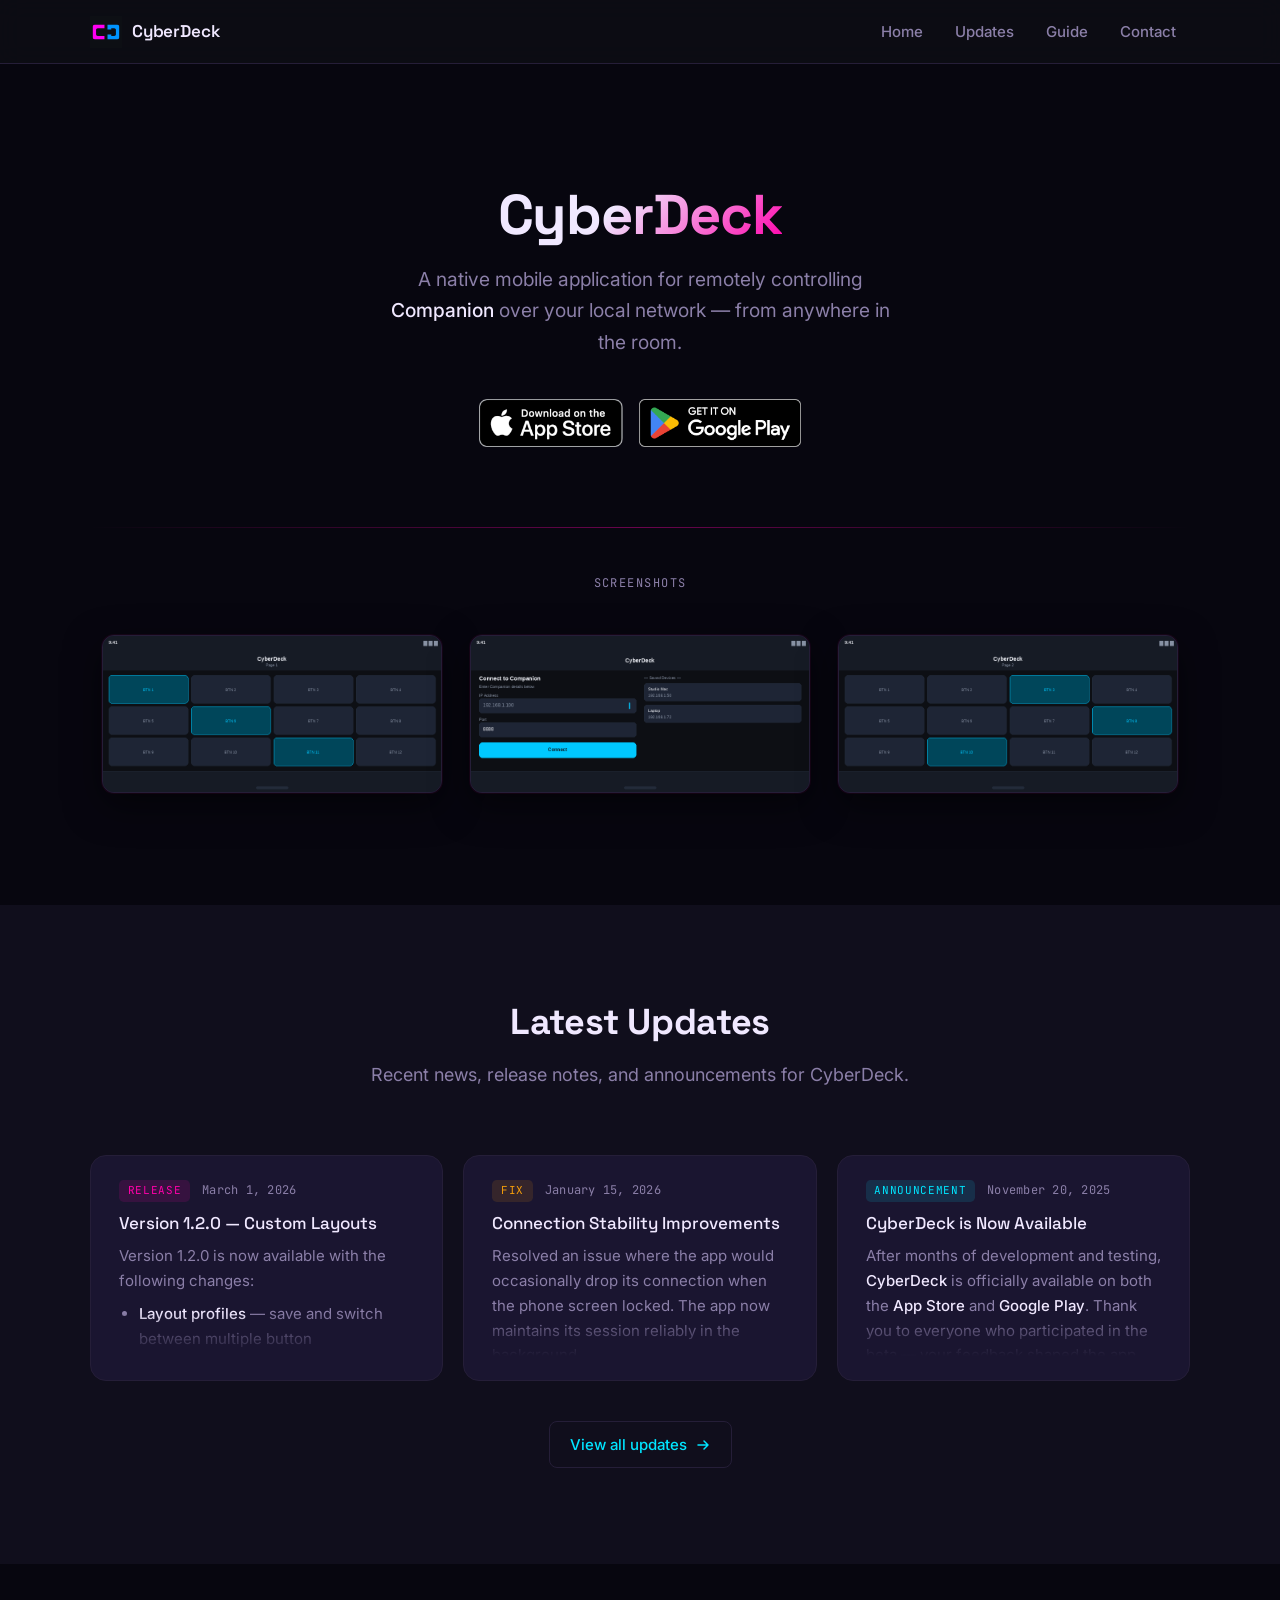
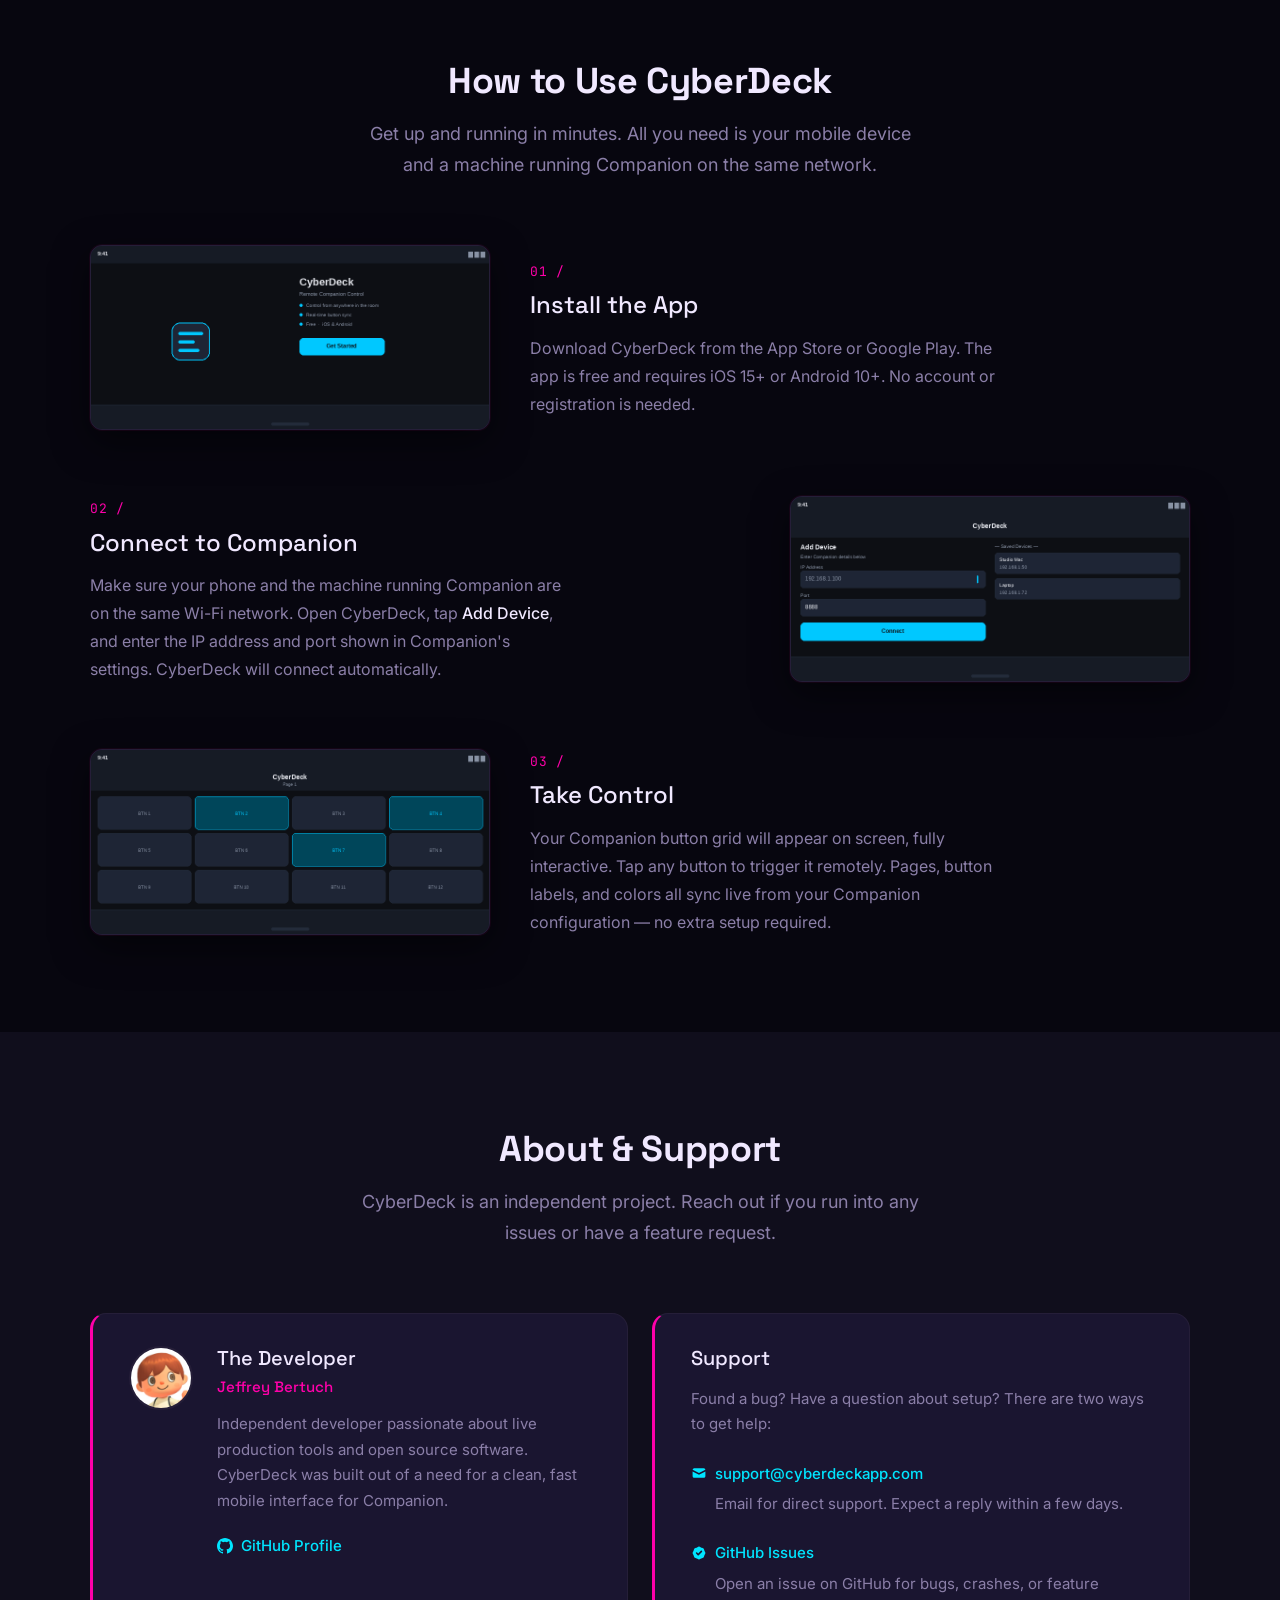
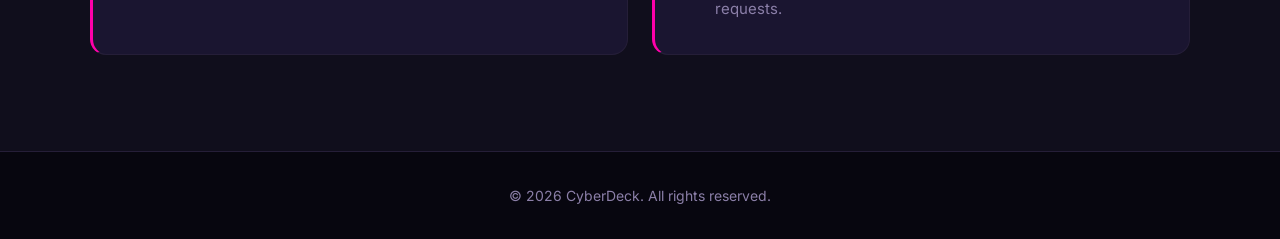
<file: index.html>
<!DOCTYPE html>
<html lang="en">
<head>
  <meta charset="UTF-8" />
  <meta name="viewport" content="width=device-width, initial-scale=1.0" />

  <!-- Primary meta -->
  <title>CyberDeck — Remote Companion Control</title>
  <meta name="description" content="CyberDeck is a free native mobile app for iOS and Android that lets you remotely control Companion over your local network — from anywhere in the room." />
  <link rel="canonical" href="https://cyberdeckapp.com/" />
  <meta name="theme-color" content="#ff00aa" />
  <link rel="icon" type="image/svg+xml" href="assets/favicon.svg" />
  <link rel="apple-touch-icon" href="assets/apple-touch-icon.png" />

  <!-- Open Graph — controls appearance when shared on social media, iMessage, Discord, etc. -->
  <meta property="og:type"        content="website" />
  <meta property="og:url"         content="https://cyberdeckapp.com/" />
  <meta property="og:title"       content="CyberDeck — Remote Companion Control" />
  <meta property="og:description" content="A free native mobile app for iOS and Android that lets you remotely control Companion over your local network." />
  <meta property="og:image"       content="https://cyberdeckapp.com/assets/og-image.png" />
  <meta property="og:image:width"  content="1200" />
  <meta property="og:image:height" content="630" />
  <meta property="og:site_name"   content="CyberDeck" />

  <!-- Twitter / X Card -->
  <meta name="twitter:card"        content="summary_large_image" />
  <meta name="twitter:title"       content="CyberDeck — Remote Companion Control" />
  <meta name="twitter:description" content="A free native mobile app for iOS and Android that lets you remotely control Companion over your local network." />
  <meta name="twitter:image"       content="https://cyberdeckapp.com/assets/og-image.png" />

  <!-- JSON-LD Structured Data -->
  <script type="application/ld+json">
  {
    "@context": "https://schema.org",
    "@type": "SoftwareApplication",
    "name": "CyberDeck",
    "description": "A native mobile application for remotely controlling Companion over a local network.",
    "applicationCategory": "UtilitiesApplication",
    "operatingSystem": ["iOS", "Android"],
    "offers": {
      "@type": "Offer",
      "price": "0",
      "priceCurrency": "USD"
    },
    "url": "https://cyberdeckapp.com/",
    "publisher": {
      "@type": "Person",
      "name": "Jeffrey Bertuch"
    }
  }
  </script>

  <!-- Google Fonts -->
  <link rel="preconnect" href="https://fonts.googleapis.com" />
  <link rel="preconnect" href="https://fonts.gstatic.com" crossorigin />
  <link href="https://fonts.googleapis.com/css2?family=Space+Grotesk:wght@400;500;700&family=Inter:wght@400;500&family=JetBrains+Mono:wght@400&display=swap" rel="stylesheet" />

  <link rel="stylesheet" href="style.css" />
</head>
<body>
  <a href="#main-content" class="skip-link">Skip to main content</a>

  <!-- ═══════════════════════════════════════════
       NAVIGATION
  ════════════════════════════════════════════ -->
  <header id="site-header">
    <div class="nav-inner container">
      <a href="#home" class="nav-logo" aria-label="CyberDeck home">
        <div class="nav-logo-icon" aria-hidden="true">
          <img src="assets/icon.svg" alt="CyberDeck icon" width="32" height="32" />
        </div>
        <span class="nav-logo-text">CyberDeck</span>
      </a>

      <nav aria-label="Main navigation">
        <ul class="nav-links" role="list">
          <li><a href="#home" class="nav-link">Home</a></li>
          <li><a href="#updates" class="nav-link">Updates</a></li>
          <li><a href="#guide" class="nav-link">Guide</a></li>
          <li><a href="#contact" class="nav-link">Contact</a></li>
        </ul>
      </nav>
    </div>
  </header>

  <main id="main-content">

    <!-- ═══════════════════════════════════════════
         SECTION 1 — HOME / HERO
    ════════════════════════════════════════════ -->
    <section id="home" class="section section-dark">
      <div class="container">

        <!-- Hero -->
        <div class="hero">
          <h1 class="hero-title">CyberDeck</h1>

          <p class="hero-sub">
            A native mobile application for remotely controlling
            <strong>Companion</strong> over your local network — from
            anywhere in the room.
          </p>

          <div class="hero-badges">
            <a href="#" class="badge badge--image" aria-label="Download on the App Store">
              <img src="assets/badge-appstore.png" alt="Download on the App Store" width="270" height="80" />
            </a>
            <a href="#" class="badge badge--image" aria-label="Get it on Google Play">
              <img src="assets/badge-googleplay.png" alt="Get it on Google Play" width="270" height="80" />
            </a>
          </div>
        </div>

        <!-- Screenshot divider -->
        <div class="section-divider" aria-hidden="true"></div>

        <!-- Screenshots -->
        <div class="screenshots-label" aria-hidden="true">
          <span>Screenshots</span>
        </div>

        <div class="screenshots-row" role="list" aria-label="App screenshots">
          <div class="phone-frame" role="listitem">
            <img src="assets/screenshot-1.png" alt="CyberDeck home screen showing button grid" width="844" height="390" />
          </div>
          <div class="phone-frame" role="listitem">
            <img src="assets/screenshot-2.png" alt="CyberDeck connection screen" width="844" height="390" />
          </div>
          <div class="phone-frame" role="listitem">
            <img src="assets/screenshot-3.png" alt="CyberDeck controls screen" width="844" height="390" />
          </div>
        </div>

      </div>
    </section>

    <!-- ═══════════════════════════════════════════
         SECTION 2 — UPDATES / LATEST NEWS
    ════════════════════════════════════════════ -->
    <section id="updates" class="section section-surface">
      <div class="container">

        <div class="section-header">
          <h2>Latest Updates</h2>
          <p class="section-sub">
            Recent news, release notes, and announcements for CyberDeck.
          </p>
        </div>

        <!-- Cards injected here by the render script below -->
        <div class="updates-grid" id="updates-grid">
          <noscript>
            <p style="color: var(--color-text-muted); text-align: center;">
              JavaScript is required to display updates. Please enable it in your browser.
            </p>
          </noscript>
        </div>

        <div class="updates-more">
          <a href="updates.html" class="updates-all-link">
            View all updates
            <svg class="updates-arrow" viewBox="0 0 16 16" fill="none" xmlns="http://www.w3.org/2000/svg" aria-hidden="true">
              <path d="M3 8h10M9 4l4 4-4 4" stroke="currentColor" stroke-width="1.5" stroke-linecap="round" stroke-linejoin="round"/>
            </svg>
          </a>
        </div>

      </div>
    </section>

    <!-- ═══════════════════════════════════════════
         SECTION 3 — GUIDE / HOW TO USE
    ════════════════════════════════════════════ -->
    <section id="guide" class="section section-dark">
      <div class="container">

        <div class="section-header">
          <h2>How to Use CyberDeck</h2>
          <p class="section-sub">
            Get up and running in minutes. All you need is your mobile
            device and a machine running Companion on the same network.
          </p>
        </div>

        <!-- Step 1 -->
        <div class="guide-step">
          <div class="phone-frame guide-frame">
            <img src="assets/screenshot-install.png" alt="App Store install screen for CyberDeck" width="844" height="390" />
          </div>

          <div class="guide-text">
            <span class="step-label mono-label">01 /</span>
            <h3>Install the App</h3>
            <p>
              Download CyberDeck from the App Store or Google Play. The app
              is free and requires iOS 15+ or Android 10+. No account or
              registration is needed.
            </p>
          </div>
        </div>

        <!-- Step 2 -->
        <div class="guide-step guide-step--reverse">
          <div class="phone-frame guide-frame">
            <img src="assets/screenshot-connect.png" alt="CyberDeck connection settings screen" width="844" height="390" />
          </div>

          <div class="guide-text">
            <span class="step-label mono-label">02 /</span>
            <h3>Connect to Companion</h3>
            <p>
              Make sure your phone and the machine running Companion are on
              the same Wi-Fi network. Open CyberDeck, tap <strong>Add
              Device</strong>, and enter the IP address and port shown in
              Companion's settings. CyberDeck will connect automatically.
            </p>
          </div>
        </div>

        <!-- Step 3 -->
        <div class="guide-step">
          <div class="phone-frame guide-frame">
            <img src="assets/screenshot-control.png" alt="CyberDeck button grid control screen" width="844" height="390" />
          </div>

          <div class="guide-text">
            <span class="step-label mono-label">03 /</span>
            <h3>Take Control</h3>
            <p>
              Your Companion button grid will appear on screen, fully
              interactive. Tap any button to trigger it remotely. Pages,
              button labels, and colors all sync live from your Companion
              configuration — no extra setup required.
            </p>
          </div>
        </div>

      </div>
    </section>

    <!-- ═══════════════════════════════════════════
         SECTION 4 — CONTACT / DEVELOPER INFO
    ════════════════════════════════════════════ -->
    <section id="contact" class="section section-surface">
      <div class="container">

        <div class="section-header">
          <h2>About &amp; Support</h2>
          <p class="section-sub">
            CyberDeck is an independent project. Reach out if you run into
            any issues or have a feature request.
          </p>
        </div>

        <div class="contact-grid">

          <!-- Developer card -->
          <div class="contact-card contact-card--developer">
            <div class="developer-avatar">
              <img src="assets/avatar.png" alt="Developer photo" width="128" height="128" />
            </div>

            <div class="developer-info">
              <h3>The Developer</h3>
              <!-- Replace "Your Name" and bio text with actual content -->
              <p class="developer-name">Jeffrey Bertuch</p>
              <p>
                Independent developer passionate about live production tools
                and open source software. CyberDeck was built out of a need
                for a clean, fast mobile interface for Companion.
              </p>
              <div class="developer-links">
                <a href="https://github.com/pacoo2454" class="contact-link" target="_blank" rel="noopener noreferrer">
                  <!-- GitHub icon -->
                  <svg class="link-icon" viewBox="0 0 20 20" fill="currentColor" aria-hidden="true">
                    <path fill-rule="evenodd" d="M10 0C4.477 0 0 4.477 0 10c0 4.418 2.865 8.166 6.839 9.489.5.092.682-.217.682-.483 0-.237-.009-.868-.013-1.703-2.782.604-3.369-1.34-3.369-1.34-.454-1.157-1.11-1.465-1.11-1.465-.908-.62.069-.608.069-.608 1.003.07 1.531 1.03 1.531 1.03.892 1.529 2.341 1.087 2.91.831.092-.646.35-1.086.636-1.336-2.22-.253-4.555-1.11-4.555-4.943 0-1.091.39-1.984 1.029-2.683-.103-.253-.446-1.27.098-2.647 0 0 .84-.269 2.75 1.025A9.578 9.578 0 0110 4.836a9.59 9.59 0 012.504.337c1.909-1.294 2.747-1.025 2.747-1.025.546 1.377.203 2.394.1 2.647.64.699 1.028 1.592 1.028 2.683 0 3.842-2.339 4.687-4.566 4.935.359.309.678.919.678 1.852 0 1.336-.012 2.415-.012 2.744 0 .268.18.58.688.482C17.137 18.163 20 14.418 20 10c0-5.523-4.477-10-10-10z" clip-rule="evenodd"/>
                  </svg>
                  GitHub Profile
                </a>
              </div>
            </div>
          </div>

          <!-- Support card -->
          <div class="contact-card contact-card--support">
            <h3>Support</h3>
            <p>
              Found a bug? Have a question about setup? There are two ways
              to get help:
            </p>

            <ul class="support-links" role="list">
              <li>
                <a href="mailto:support@cyberdeckapp.com" class="contact-link">
                  <!-- Email icon -->
                  <svg class="link-icon" viewBox="0 0 20 20" fill="currentColor" aria-hidden="true">
                    <path d="M2.003 5.884L10 9.882l7.997-3.998A2 2 0 0016 4H4a2 2 0 00-1.997 1.884z"/>
                    <path d="M18 8.118l-8 4-8-4V14a2 2 0 002 2h12a2 2 0 002-2V8.118z"/>
                  </svg>
                  support@cyberdeckapp.com
                </a>
                <p class="support-note">Email for direct support. Expect a reply within a few days.</p>
              </li>
              <li>
                <a href="https://github.com/pacoo2454/CyberDeck2/issues" class="contact-link" target="_blank" rel="noopener noreferrer">
                  <!-- Bug icon -->
                  <svg class="link-icon" viewBox="0 0 20 20" fill="currentColor" aria-hidden="true">
                    <path fill-rule="evenodd" d="M6.267 3.455a3.066 3.066 0 001.745-.723 3.066 3.066 0 013.976 0 3.066 3.066 0 001.745.723 3.066 3.066 0 012.812 2.812c.051.643.304 1.254.723 1.745a3.066 3.066 0 010 3.976 3.066 3.066 0 00-.723 1.745 3.066 3.066 0 01-2.812 2.812 3.066 3.066 0 00-1.745.723 3.066 3.066 0 01-3.976 0 3.066 3.066 0 00-1.745-.723 3.066 3.066 0 01-2.812-2.812 3.066 3.066 0 00-.723-1.745 3.066 3.066 0 010-3.976 3.066 3.066 0 00.723-1.745 3.066 3.066 0 012.812-2.812zm7.44 5.252a1 1 0 00-1.414-1.414L9 10.586 7.707 9.293a1 1 0 00-1.414 1.414l2 2a1 1 0 001.414 0l4-4z" clip-rule="evenodd"/>
                  </svg>
                  GitHub Issues
                </a>
                <p class="support-note">Open an issue on GitHub for bugs, crashes, or feature requests.</p>
              </li>
            </ul>
          </div>

        </div>
      </div>
    </section>

  </main>

  <!-- ═══════════════════════════════════════════
       FOOTER
  ════════════════════════════════════════════ -->
  <footer class="site-footer">
    <div class="container">
      <p>&copy; 2026 CyberDeck. All rights reserved.</p>
    </div>
  </footer>

  <!-- Updates data & renderer -->
  <script src="updates.js"></script>
  <script src="updates-renderer.js"></script>
  <script>
    (function () {
      var R = window.CyberDeckRenderer;

      /* Home page: body is clamped — shows a preview with a fade */
      function renderCard(entry) {
        return '<a href="updates.html#update-' + R.escapeHTML(entry.id) + '" class="update-card-link">' +
          '<article class="update-card">' +
            '<div class="update-card-meta">' +
              '<span class="update-tag ' + R.tagClass(entry.tag) + '">' + R.escapeHTML(entry.tag) + '</span>' +
              '<time class="update-date" datetime="' + R.escapeHTML(entry.date) + '">' + R.formatDate(entry.date) + '</time>' +
            '</div>' +
            '<h3 class="update-title">' + R.escapeHTML(entry.title) + '</h3>' +
            '<div class="update-body update-body--clamped">' + R.parseMarkdown(entry.body) + '</div>' +
          '</article>' +
        '</a>';
      }

      var grid = document.getElementById('updates-grid');
      if (grid && typeof CYBERDECK_UPDATES !== 'undefined' && CYBERDECK_UPDATES.length > 0) {
        grid.innerHTML = CYBERDECK_UPDATES.slice(0, 3).map(renderCard).join('');
      }
    })();
  </script>

</body>
</html>
</file>
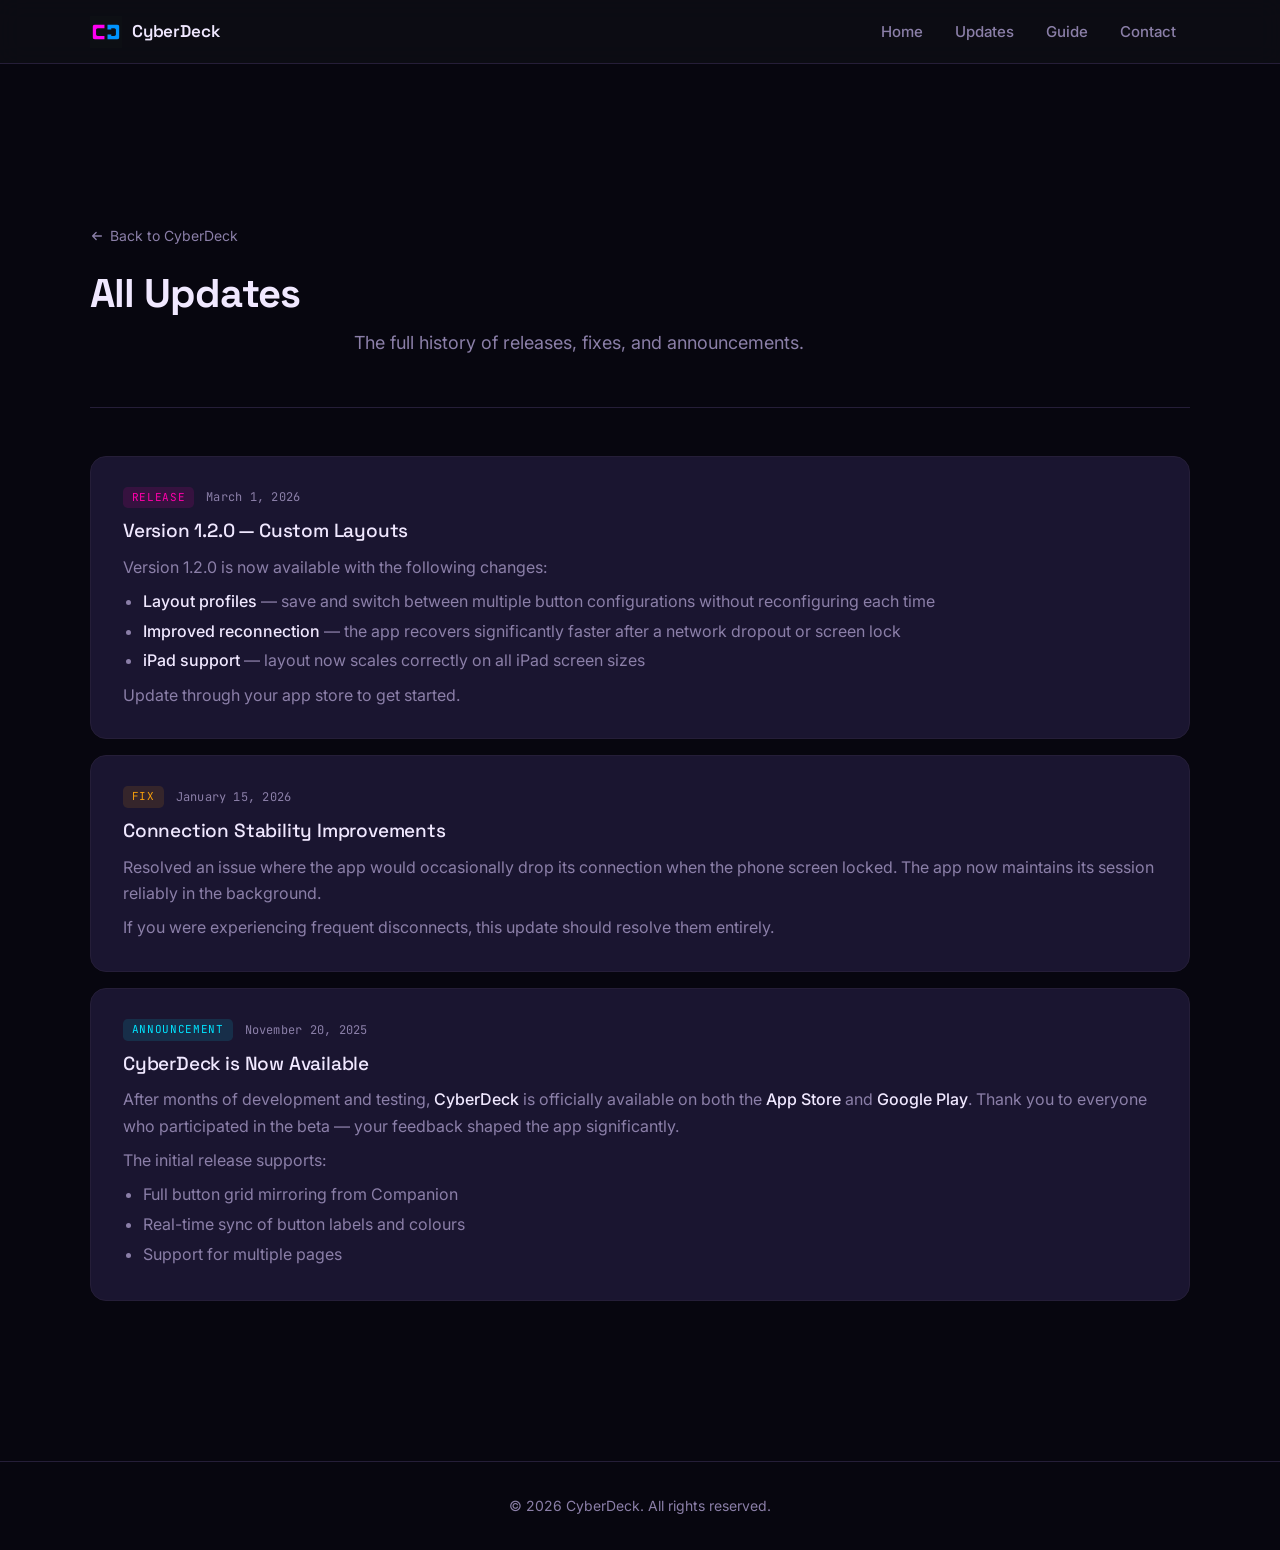
<file: updates.html>
<!DOCTYPE html>
<html lang="en">
<head>
  <meta charset="UTF-8" />
  <meta name="viewport" content="width=device-width, initial-scale=1.0" />

  <!-- Primary meta -->
  <title>Updates &amp; Release Notes — CyberDeck</title>
  <meta name="description" content="The full history of CyberDeck releases, bug fixes, and announcements. See what's new in every version of the Companion remote control app." />
  <link rel="canonical" href="https://cyberdeckapp.com/updates.html" />
  <meta name="theme-color" content="#00c8ff" />
  <link rel="icon" type="image/svg+xml" href="assets/favicon.svg" />
  <link rel="apple-touch-icon" href="assets/apple-touch-icon.png" />

  <!-- Open Graph -->
  <meta property="og:type"        content="website" />
  <meta property="og:url"         content="https://cyberdeckapp.com/updates.html" />
  <meta property="og:title"       content="Updates &amp; Release Notes — CyberDeck" />
  <meta property="og:description" content="The full history of CyberDeck releases, bug fixes, and announcements." />
  <meta property="og:image"       content="https://cyberdeckapp.com/assets/og-image.png" />
  <meta property="og:image:width"  content="1200" />
  <meta property="og:image:height" content="630" />
  <meta property="og:site_name"   content="CyberDeck" />

  <!-- Twitter / X Card -->
  <meta name="twitter:card"        content="summary_large_image" />
  <meta name="twitter:title"       content="Updates &amp; Release Notes — CyberDeck" />
  <meta name="twitter:description" content="The full history of CyberDeck releases, bug fixes, and announcements." />
  <meta name="twitter:image"       content="https://cyberdeckapp.com/assets/og-image.png" />

  <!-- JSON-LD Structured Data: BreadcrumbList so Google understands the page hierarchy -->
  <script type="application/ld+json">
  {
    "@context": "https://schema.org",
    "@type": "BreadcrumbList",
    "itemListElement": [
      {
        "@type": "ListItem",
        "position": 1,
        "name": "CyberDeck",
        "item": "https://cyberdeckapp.com/"
      },
      {
        "@type": "ListItem",
        "position": 2,
        "name": "Updates",
        "item": "https://cyberdeckapp.com/updates.html"
      }
    ]
  }
  </script>

  <!-- Google Fonts -->
  <link rel="preconnect" href="https://fonts.googleapis.com" />
  <link rel="preconnect" href="https://fonts.gstatic.com" crossorigin />
  <link href="https://fonts.googleapis.com/css2?family=Space+Grotesk:wght@400;500;700&family=Inter:wght@400;500&family=JetBrains+Mono:wght@400&display=swap" rel="stylesheet" />

  <link rel="stylesheet" href="style.css" />
</head>
<body>
  <a href="#main-content" class="skip-link">Skip to main content</a>

  <!-- ═══════════════════════════════════════════
       NAVIGATION
  ════════════════════════════════════════════ -->
  <header id="site-header">
    <div class="nav-inner container">
      <a href="index.html" class="nav-logo" aria-label="CyberDeck home">
        <div class="nav-logo-icon" aria-hidden="true">
          <img src="assets/icon.svg" alt="CyberDeck icon" width="32" height="32" />
        </div>
        <span class="nav-logo-text">CyberDeck</span>
      </a>

      <nav aria-label="Main navigation">
        <ul class="nav-links" role="list">
          <li><a href="index.html#home" class="nav-link">Home</a></li>
          <li><a href="index.html#updates" class="nav-link">Updates</a></li>
          <li><a href="index.html#guide" class="nav-link">Guide</a></li>
          <li><a href="index.html#contact" class="nav-link">Contact</a></li>
        </ul>
      </nav>
    </div>
  </header>

  <main id="main-content">
    <section class="section section-dark">
      <div class="container">

        <!-- Back link + page heading -->
        <div class="updates-page-header">
          <a href="index.html" class="updates-back-link">
            <svg class="updates-arrow updates-back-arrow" viewBox="0 0 16 16" fill="none" xmlns="http://www.w3.org/2000/svg" aria-hidden="true">
              <path d="M3 8h10M9 4l4 4-4 4" stroke="currentColor" stroke-width="1.5" stroke-linecap="round" stroke-linejoin="round"/>
            </svg>
            Back to CyberDeck
          </a>
          <h1>All Updates</h1>
          <p class="section-sub">
            The full history of releases, fixes, and announcements.
          </p>
        </div>

        <!-- Cards injected here by the render script below -->
        <div class="updates-list" id="updates-list" role="list">
          <noscript>
            <p style="color: var(--color-text-muted);">
              JavaScript is required to display updates. Please enable it in your browser.
            </p>
          </noscript>
        </div>

      </div>
    </section>
  </main>

  <!-- ═══════════════════════════════════════════
       FOOTER
  ════════════════════════════════════════════ -->
  <footer class="site-footer">
    <div class="container">
      <p>&copy; 2026 CyberDeck. All rights reserved.</p>
    </div>
  </footer>

  <!-- Updates data & renderer -->
  <script src="updates.js"></script>
  <script src="updates-renderer.js"></script>
  <script>
    (function () {
      var R = window.CyberDeckRenderer;

      /* Updates page: body is unclamped — shows the full formatted text */
      function renderCard(entry) {
        return '<article class="update-card" id="update-' + R.escapeHTML(entry.id) + '" role="listitem">' +
          '<div class="update-card-meta">' +
            '<span class="update-tag ' + R.tagClass(entry.tag) + '">' + R.escapeHTML(entry.tag) + '</span>' +
            '<time class="update-date" datetime="' + R.escapeHTML(entry.date) + '">' + R.formatDate(entry.date) + '</time>' +
          '</div>' +
          '<h2 class="update-title">' + R.escapeHTML(entry.title) + '</h2>' +
          '<div class="update-body">' + R.parseMarkdown(entry.body) + '</div>' +
        '</article>';
      }

      var list = document.getElementById('updates-list');
      if (list && typeof CYBERDECK_UPDATES !== 'undefined' && CYBERDECK_UPDATES.length > 0) {
        list.innerHTML = CYBERDECK_UPDATES.map(renderCard).join('');
      } else if (list) {
        list.innerHTML = '<p style="color: var(--color-text-muted);">No updates yet. Check back soon.</p>';
      }
    })();
  </script>

</body>
</html>
</file>
<file: style.css>
/* ═══════════════════════════════════════════════════════════════
   CYBERDECK — style.css
   Structure:
     1. Custom Properties
     2. Reset & Base
     3. Typography
     4. Layout Utilities
     5. Navigation
     6. Hero (Section 1)
     7. Screenshots
     8. Updates (Section 2)
     9. Guide (Section 3)
    10. Contact (Section 4)
    11. Footer
    12. Media Queries
═══════════════════════════════════════════════════════════════ */


/* ─────────────────────────────────────────────
   1. CUSTOM PROPERTIES
───────────────────────────────────────────── */
:root {
  /* Colors */
  --color-bg:           #07060f;
  --color-surface:      #100e1c;
  --color-surface-alt:  #1a1530;
  --color-accent:       #ff00aa;
  --color-accent-soft:  #00e5ff;
  --color-accent-glow:  rgba(255, 0, 170, 0.15);
  --color-text:         #f0e8ff;
  --color-text-muted:   #8b7fa8;
  --color-divider:      #251e38;

  /* Typography */
  --font-heading: 'Space Grotesk', system-ui, sans-serif;
  --font-body:    'Inter', system-ui, sans-serif;
  --font-mono:    'JetBrains Mono', 'Courier New', monospace;

  /* Layout */
  --container-width:  1100px;
  --section-padding:  6rem 0;
  --nav-height:       64px;

  /* Components */
  --radius-card:   1rem;
  --radius-phone:  2rem;
  --radius-badge:  0.5rem;
}


/* ─────────────────────────────────────────────
   2. RESET & BASE
───────────────────────────────────────────── */
*, *::before, *::after {
  box-sizing: border-box;
  margin: 0;
  padding: 0;
}

html {
  scroll-behavior: smooth;
  /* Offset scroll targets so they don't hide under the sticky nav */
  scroll-padding-top: var(--nav-height);
}

body {
  background-color: var(--color-bg);
  color: var(--color-text);
  font-family: var(--font-body);
  font-size: 1rem;
  line-height: 1.7;
  -webkit-font-smoothing: antialiased;
  -moz-osx-font-smoothing: grayscale;
}

/* Skip navigation link — hidden until focused by keyboard */
.skip-link {
  position: absolute;
  top: -100%;
  left: 1rem;
  z-index: 9999;
  padding: 0.5rem 1rem;
  background: var(--color-accent);
  color: var(--color-bg);
  font-family: var(--font-heading);
  font-weight: 700;
  font-size: 0.875rem;
  border-radius: var(--radius-sm);
  text-decoration: none;
  transition: top 0.1s;
}

.skip-link:focus {
  top: 1rem;
}

img {
  display: block;
  max-width: 100%;
  height: auto;
}

ul {
  list-style: none;
}

a {
  color: var(--color-accent-soft);
  text-decoration: none;
  transition: color 0.2s ease;
}

a:hover {
  color: var(--color-accent);
}

a:focus-visible {
  outline: 2px solid var(--color-accent);
  outline-offset: 3px;
  border-radius: 3px;
}

strong {
  font-weight: 500;
  color: var(--color-text);
}


/* ─────────────────────────────────────────────
   3. TYPOGRAPHY
───────────────────────────────────────────── */
h1, h2, h3, h4 {
  font-family: var(--font-heading);
  color: var(--color-text);
  line-height: 1.2;
}

h1 {
  font-size: 3.5rem;
  font-weight: 700;
  line-height: 1.1;
  letter-spacing: -0.02em;
}

h2 {
  font-size: 2.25rem;
  font-weight: 700;
  letter-spacing: -0.01em;
}

h3 {
  font-size: 1.375rem;
  font-weight: 500;
  margin-bottom: 0.75rem;
}

p {
  color: var(--color-text);
  max-width: 65ch;
}

.mono-label {
  font-family: var(--font-mono);
  font-size: 0.8125rem;
  color: var(--color-accent);
  letter-spacing: 0.04em;
}


/* ─────────────────────────────────────────────
   4. LAYOUT UTILITIES
───────────────────────────────────────────── */
.container {
  width: min(var(--container-width), calc(100% - 2 * 5vw));
  margin-inline: auto;
}

.section {
  padding: var(--section-padding);
}

.section-dark {
  background-color: var(--color-bg);
}

.section-surface {
  background-color: var(--color-surface);
}

.section-header {
  text-align: center;
  margin-bottom: 4rem;
}

.section-header h2 {
  margin-bottom: 1rem;
}

.section-sub {
  font-size: 1.125rem;
  color: var(--color-text-muted);
  max-width: 52ch;
  margin-inline: auto;
}


/* ─────────────────────────────────────────────
   5. NAVIGATION
───────────────────────────────────────────── */
#site-header {
  position: sticky;
  top: 0;
  z-index: 100;
  height: var(--nav-height);
  background-color: rgba(13, 15, 20, 0.85);
  backdrop-filter: blur(12px);
  -webkit-backdrop-filter: blur(12px);
  border-bottom: 1px solid var(--color-divider);
}

.nav-inner {
  display: flex;
  align-items: center;
  justify-content: space-between;
  height: 100%;
}

/* Logo */
.nav-logo {
  display: flex;
  align-items: center;
  gap: 0.625rem;
  color: var(--color-text);
  text-decoration: none;
}

.nav-logo:hover {
  color: var(--color-text);
}

.nav-logo-icon {
  width: 32px;
  height: 32px;
  flex-shrink: 0;
}

.nav-logo-text {
  font-family: var(--font-heading);
  font-size: 1.0625rem;
  font-weight: 600;
  letter-spacing: -0.01em;
}

/* Nav links */
.nav-links {
  display: flex;
  align-items: center;
  gap: 0.25rem;
}

.nav-link {
  font-family: var(--font-body);
  font-size: 0.9375rem;
  font-weight: 500;
  color: var(--color-text-muted);
  padding: 0.4rem 0.875rem;
  border-radius: 0.4rem;
  transition: color 0.2s ease, background-color 0.2s ease;
  text-decoration: none;
}

.nav-link:hover {
  color: var(--color-accent);
  background-color: var(--color-accent-glow);
}


/* ─────────────────────────────────────────────
   6. HERO (SECTION 1)
───────────────────────────────────────────── */
.hero {
  display: flex;
  flex-direction: column;
  align-items: center;
  text-align: center;
  padding: 1.5rem 0 5rem;
}

.hero-icon {
  width: 96px;
  height: 96px;
  margin-bottom: 1.75rem;
}

.hero-title {
  margin-bottom: 1.125rem;
  /* Subtle text gradient for extra polish */
  background: linear-gradient(135deg, #f0e8ff 40%, #ff00aa 100%);
  -webkit-background-clip: text;
  -webkit-text-fill-color: transparent;
  background-clip: text;
}

.hero-sub {
  font-size: 1.2rem;
  color: var(--color-text-muted);
  max-width: 44ch;
  margin-bottom: 2.5rem;
  line-height: 1.65;
}

.hero-sub strong {
  color: var(--color-text);
}

/* Download badges */
.hero-badges {
  display: flex;
  gap: 1rem;
  flex-wrap: wrap;
  justify-content: center;
}

.badge {
  display: flex;
  flex-direction: column;
  align-items: flex-start;
  padding: 0.625rem 1.25rem;
  background-color: var(--color-surface-alt);
  border: 1px solid var(--color-divider);
  border-radius: var(--radius-badge);
  color: var(--color-text);
  text-decoration: none;
  transition: border-color 0.2s ease, background-color 0.2s ease, transform 0.15s ease;
  min-width: 140px;
}

.badge:hover {
  border-color: var(--color-accent);
  background-color: var(--color-accent-glow);
  color: var(--color-text);
  transform: translateY(-2px);
}

/* Image badge variant — strips the styled box so the PNG badge shows as-is */
.badge--image {
  padding: 0;
  background: none;
  border: none;
  border-radius: 0;
  min-width: unset;
  transition: transform 0.15s ease, opacity 0.15s ease;
}

.badge--image:hover {
  background: none;
  border: none;
  opacity: 0.85;
  transform: translateY(-2px);
}

.badge--image img {
  display: block;
  height: 48px;
  width: auto;
}


/* ─────────────────────────────────────────────
   7. SCREENSHOTS
───────────────────────────────────────────── */
.section-divider {
  height: 1px;
  background: linear-gradient(
    to right,
    transparent,
    var(--color-accent),
    transparent
  );
  margin-bottom: 2.5rem;
  opacity: 0.4;
}

.screenshots-label {
  text-align: center;
  margin-bottom: 2rem;
}

.screenshots-label span {
  font-family: var(--font-mono);
  font-size: 0.75rem;
  color: var(--color-text-muted);
  text-transform: uppercase;
  letter-spacing: 0.12em;
}

.screenshots-row {
  display: flex;
  justify-content: center;
  gap: 1.75rem;
  flex-wrap: wrap;
  padding-top: 0.5rem;   /* room for the hover translateY lift */
  padding-bottom: 1rem;
}

/* Phone frame wrapper — landscape orientation */
.phone-frame {
  border-radius: 0.75rem;
  border: 1.5px solid var(--color-divider);
  overflow: hidden;
  width: 340px;
  flex-shrink: 0;
  box-shadow:
    0 0 0 1px rgba(255,0,170,0.06),
    0 12px 36px rgba(0, 0, 0, 0.5);
  background-color: var(--color-surface-alt);
  transition: transform 0.2s ease, box-shadow 0.2s ease;
}

.phone-frame:hover {
  transform: translateY(-4px);
  box-shadow:
    0 0 0 1px rgba(255,0,170,0.2),
    0 24px 60px rgba(0, 0, 0, 0.6);
}

/* Real screenshot images inside a phone frame */
.phone-frame img {
  display: block;
  width: 100%;
  height: auto;
}


/* Guide-section phone frames are slightly wider */
.guide-frame {
  width: 400px;
}


/* ─────────────────────────────────────────────
   8. UPDATES (SECTION 2)
───────────────────────────────────────────── */

/* Three-column card grid */
.updates-grid {
  display: grid;
  grid-template-columns: repeat(3, 1fr);
  gap: 1.25rem;
  margin-bottom: 2.5rem;
}

/* Individual update card */
.update-card {
  background-color: var(--color-surface-alt);
  border: 1px solid var(--color-divider);
  border-radius: var(--radius-card);
  padding: 1.5rem 1.75rem;
  display: flex;
  flex-direction: column;
  gap: 0.625rem;
  transition: border-color 0.2s ease, transform 0.2s ease;
}

.update-card:hover {
  border-color: rgba(255, 0, 170, 0.3);
  transform: translateY(-2px);
}

.update-card-link {
  display: block;
  text-decoration: none;
  color: inherit;
}

.update-card-link:hover .update-card,
.update-card-link:focus-visible .update-card {
  border-color: rgba(255, 0, 170, 0.3);
  transform: translateY(-2px);
}

/* Meta row: tag pill + date */
.update-card-meta {
  display: flex;
  align-items: center;
  gap: 0.75rem;
  flex-wrap: wrap;
}

/* Tag pill */
.update-tag {
  display: inline-block;
  font-family: var(--font-mono);
  font-size: 0.6875rem;
  font-weight: 400;
  letter-spacing: 0.06em;
  text-transform: uppercase;
  padding: 0.2rem 0.55rem;
  border-radius: 0.3rem;
  line-height: 1.4;
}

.tag--release {
  background-color: rgba(255, 0, 170, 0.12);
  color: #ff00aa;
}

.tag--fix {
  background-color: rgba(245, 158, 11, 0.12);
  color: #f59e0b;
}

.tag--announcement {
  background-color: rgba(0, 229, 255, 0.12);
  color: #00e5ff;
}

/* Date */
.update-date {
  font-family: var(--font-mono);
  font-size: 0.75rem;
  color: var(--color-text-muted);
  letter-spacing: 0.02em;
}

/* Title */
.update-title {
  font-size: 1.0625rem;
  font-weight: 500;
  line-height: 1.35;
  margin-bottom: 0;
}

/* Body container — holds rendered markdown (div, not p) */
.update-body {
  font-size: 0.9375rem;
  line-height: 1.65;
  flex: 1;
}

/* Paragraphs produced by parseMarkdown */
.update-body p {
  color: var(--color-text-muted);
  font-size: inherit;
  line-height: inherit;
  max-width: none;
  margin-bottom: 0.5rem;
}

.update-body p:last-child {
  margin-bottom: 0;
}

/* Bullet lists produced by parseMarkdown */
.update-body ul {
  list-style: disc;
  padding-left: 1.25rem;
  margin-bottom: 0.5rem;
}

.update-body ul:last-child {
  margin-bottom: 0;
}

.update-body li {
  color: var(--color-text-muted);
  font-size: inherit;
  line-height: inherit;
  margin-bottom: 0.2rem;
}

/* Inline formatting */
.update-body strong {
  font-weight: 500;
  color: var(--color-text);
}

.update-body em {
  font-style: italic;
}

/*
 * Clamped variant — used on the home page preview cards.
 * Limits the visible body height and fades the bottom edge,
 * hinting that more content is available on the Updates page.
 */
.update-body--clamped {
  max-height: 7rem;
  overflow: hidden;
  position: relative;
}

.update-body--clamped::after {
  content: '';
  position: absolute;
  bottom: 0;
  left: 0;
  right: 0;
  height: 2.75rem;
  background: linear-gradient(to bottom, transparent, var(--color-surface-alt));
  pointer-events: none;
}

/* "View all updates" link row */
.updates-more {
  text-align: center;
}

.updates-all-link {
  display: inline-flex;
  align-items: center;
  gap: 0.5rem;
  font-family: var(--font-body);
  font-size: 0.9375rem;
  font-weight: 500;
  color: var(--color-accent-soft);
  border: 1px solid var(--color-divider);
  border-radius: 0.5rem;
  padding: 0.6rem 1.25rem;
  transition: color 0.2s ease, border-color 0.2s ease, background-color 0.2s ease;
  text-decoration: none;
}

.updates-all-link:hover {
  color: var(--color-accent);
  border-color: rgba(255, 0, 170, 0.4);
  background-color: var(--color-accent-glow);
}

.updates-arrow {
  width: 1rem;
  height: 1rem;
  flex-shrink: 0;
  transition: transform 0.2s ease;
}

.updates-all-link:hover .updates-arrow {
  transform: translateX(3px);
}

/* ── updates.html — full listing page ────────── */

/* Page-level wrapper used on updates.html */
.updates-page-header {
  padding: 4rem 0 3rem;
  border-bottom: 1px solid var(--color-divider);
  margin-bottom: 3rem;
}

.updates-page-header h1 {
  font-size: 2.5rem;
  margin-bottom: 0.75rem;
}

.updates-back-link {
  display: inline-flex;
  align-items: center;
  gap: 0.4rem;
  font-size: 0.875rem;
  color: var(--color-text-muted);
  margin-bottom: 1.5rem;
  transition: color 0.2s ease;
  text-decoration: none;
}

.updates-back-link:hover {
  color: var(--color-accent);
}

.updates-back-arrow {
  width: 0.875rem;
  height: 0.875rem;
  transform: scaleX(-1); /* Reuse the same arrow SVG, flipped */
}

/* Full listing: single-column stack */
.updates-list {
  display: flex;
  flex-direction: column;
  gap: 1rem;
  padding-bottom: 4rem;
}

/* Cards on updates.html are slightly more spacious */
.updates-list .update-card {
  padding: 1.875rem 2rem;
}

.updates-list .update-title {
  font-size: 1.1875rem;
}

/* Slightly larger text for the full listing page */
.updates-list .update-body,
.updates-list .update-body p,
.updates-list .update-body li {
  font-size: 1rem;
}


/* ─────────────────────────────────────────────
   9. GUIDE (SECTION 3)
───────────────────────────────────────────── */
.guide-step {
  display: grid;
  grid-template-columns: auto 1fr;
  gap: 2.5rem;
  align-items: center;
  margin-bottom: 4rem;
}

.guide-step:last-child {
  margin-bottom: 0;
}

/* Reverse: image goes right, text goes left */
.guide-step--reverse {
  grid-template-columns: 1fr auto;
}

.guide-step--reverse .phone-frame {
  order: 2;
}

.guide-step--reverse .guide-text {
  order: 1;
}

.guide-text {
  max-width: 480px;
}

.step-label {
  display: inline-block;
  margin-bottom: 0.5rem;
}

.guide-text h3 {
  font-size: 1.5rem;
  margin-bottom: 0.875rem;
}

.guide-text p {
  color: var(--color-text-muted);
  line-height: 1.75;
}

.guide-text p strong {
  color: var(--color-text);
}


/* ─────────────────────────────────────────────
   10. CONTACT (SECTION 4)
───────────────────────────────────────────── */
.contact-grid {
  display: grid;
  grid-template-columns: 1fr 1fr;
  gap: 1.5rem;
}

/* Card base */
.contact-card {
  background-color: var(--color-surface-alt);
  border: 1px solid var(--color-divider);
  border-radius: var(--radius-card);
  padding: 2rem 2.25rem;
  border-left: 3px solid var(--color-accent);
}

.contact-card h3 {
  font-size: 1.25rem;
  margin-bottom: 1.25rem;
}

.contact-card p {
  color: var(--color-text-muted);
  font-size: 0.9375rem;
  line-height: 1.7;
}

/* Developer card */
.contact-card--developer {
  display: flex;
  gap: 1.5rem;
  align-items: flex-start;
}

.developer-avatar {
  width: 64px;
  height: 64px;
  border-radius: 50%;
  overflow: hidden;
  flex-shrink: 0;
  border: 2px solid var(--color-divider);
  background-color: var(--color-surface);
}

.developer-avatar svg {
  width: 100%;
  height: 100%;
}

.developer-info {
  flex: 1;
}

.developer-info h3 {
  margin-bottom: 0.25rem;
}

.developer-name {
  font-family: var(--font-heading);
  font-size: 1.0625rem;
  font-weight: 500;
  color: var(--color-accent) !important;
  margin-bottom: 0.75rem;
}

.developer-links {
  margin-top: 1.25rem;
  display: flex;
  flex-direction: column;
  gap: 0.5rem;
}

/* Shared contact link style */
.contact-link {
  display: inline-flex;
  align-items: center;
  gap: 0.5rem;
  color: var(--color-accent-soft);
  font-size: 0.9375rem;
  font-weight: 500;
  text-decoration: none;
  transition: color 0.2s ease;
}

.contact-link:hover {
  color: var(--color-accent);
}

.link-icon {
  width: 1rem;
  height: 1rem;
  flex-shrink: 0;
}

/* Support card */
.contact-card--support h3 {
  margin-bottom: 1rem;
}

.support-links {
  margin-top: 1.5rem;
  display: flex;
  flex-direction: column;
  gap: 1.5rem;
}

.support-links li {
  display: flex;
  flex-direction: column;
  gap: 0.3rem;
}

.support-note {
  font-size: 0.875rem;
  color: var(--color-text-muted);
  padding-left: 1.5rem; /* Align with icon offset */
}


/* ─────────────────────────────────────────────
   11. FOOTER
───────────────────────────────────────────── */
.site-footer {
  background-color: var(--color-bg);
  border-top: 1px solid var(--color-divider);
  padding: 2rem 0;
  text-align: center;
}

.site-footer p {
  font-size: 0.875rem;
  color: var(--color-text-muted);
  max-width: none;
}


/* ─────────────────────────────────────────────
   12. MEDIA QUERIES
───────────────────────────────────────────── */

/* ── Tablet (≤ 1024px) ── */
@media (max-width: 1024px) {
  h1 { font-size: 2.75rem; }
  h2 { font-size: 2rem; }

  .hero {
    padding: 1.5rem 0 4rem;
  }

  .guide-step {
    gap: 2.5rem;
  }

  /* Updates: collapse to 2 columns on tablet */
  .updates-grid {
    grid-template-columns: repeat(2, 1fr);
  }
}

/* ── Mobile (≤ 768px) ── */
@media (max-width: 768px) {
  :root {
    --section-padding: 4rem 0;
    --nav-height: auto;
  }

  /* Nav stacks logo + links */
  #site-header {
    height: auto;
    padding: 0.875rem 0;
  }

  .nav-inner {
    flex-direction: column;
    align-items: center;
    gap: 0.75rem;
  }

  .nav-links {
    gap: 0.125rem;
  }

  .nav-link {
    font-size: 0.875rem;
    padding: 0.35rem 0.75rem;
  }

  /* Hero */
  h1 { font-size: 2.25rem; }
  h2 { font-size: 1.6rem; }

  .hero {
    padding: 3.5rem 0 3rem;
  }

  .hero-sub {
    font-size: 1.0625rem;
  }

  /* Guide steps: single column, image on top */
  .guide-step,
  .guide-step--reverse {
    grid-template-columns: 1fr;
    justify-items: center;
    gap: 2rem;
  }

  .guide-step--reverse .phone-frame,
  .guide-step--reverse .guide-text {
    order: unset;
  }

  .guide-step--reverse .phone-frame {
    order: -1; /* Always put image first on mobile */
  }

  .guide-text {
    max-width: 100%;
    text-align: center;
  }

  .step-label {
    display: block;
    margin-inline: auto;
  }

  /* Updates: single column on mobile */
  .updates-grid {
    grid-template-columns: 1fr;
  }

  /* Contact cards stack */
  .contact-grid {
    grid-template-columns: 1fr;
  }

  .contact-card--developer {
    flex-direction: column;
    align-items: center;
    text-align: center;
  }

  .developer-links {
    align-items: center;
  }
}

/* ── Small (≤ 480px) ── */
@media (max-width: 480px) {
  :root {
    --section-padding: 3rem 0;
  }

  h1 { font-size: 2rem; }
  h2 { font-size: 1.4rem; }

  .hero-badges {
    flex-direction: column;
    align-items: center;
  }

  .badge {
    width: 100%;
    max-width: 220px;
    align-items: center;
    text-align: center;
  }

  .phone-frame,
  .guide-frame {
    width: 280px;
  }

  .contact-card {
    padding: 1.5rem;
  }

  .section-header {
    margin-bottom: 2.5rem;
  }
}
</file>
